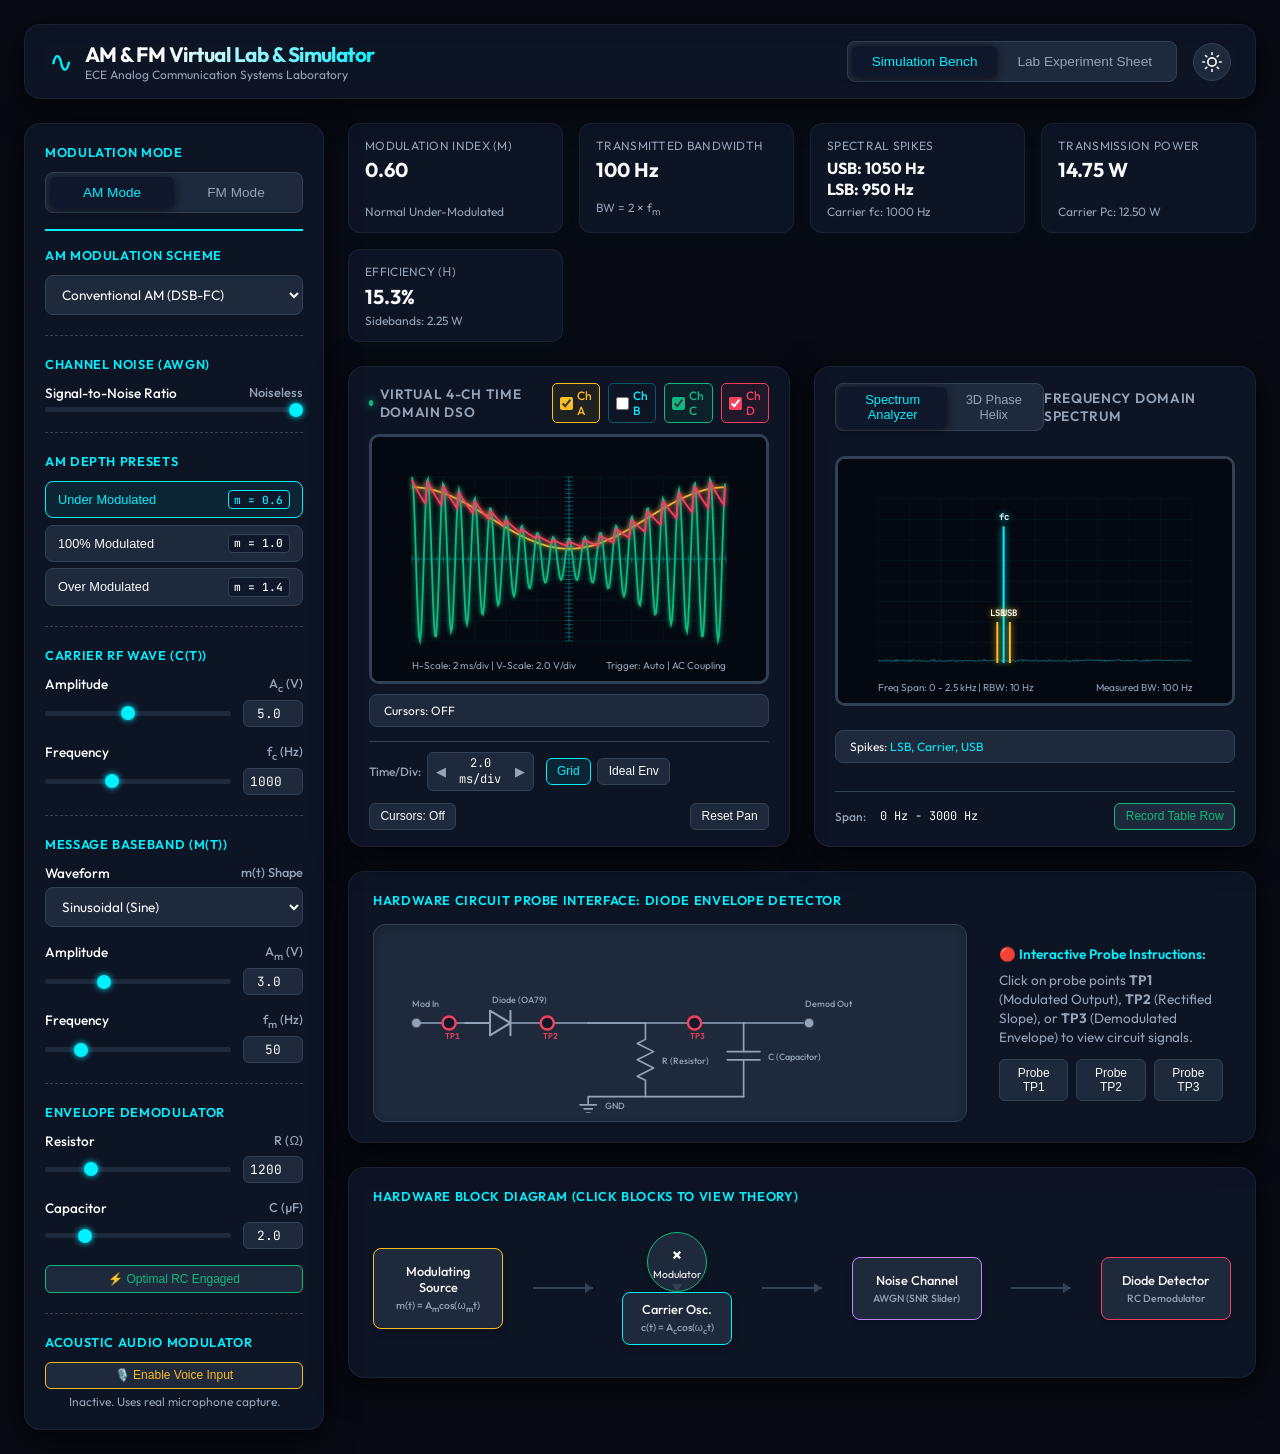
<file: index.html>
<!DOCTYPE html>
<html lang="en" data-theme="dark">
<head>
    <meta charset="UTF-8">
    <meta name="viewport" content="width=device-width, initial-scale=1.0">
    <meta name="description" content="Advanced Amplitude & Frequency Modulation (AM/FM) Virtual Lab and Simulator for Communication Engineering. Simulate AM, FM, DSB-SC, SSB, AWGN Noise, Bessel Spectrum Analyzer, 3D analytical helix, and voice modulation.">
    <title>Advanced AM & FM Virtual Lab & Simulator</title>
    <link rel="stylesheet" href="style.css">
</head>
<body>
    <div class="app-container">
        <!-- Header -->
        <header>
            <div class="brand">
                <div class="brand-icon">∿</div>
                <div class="brand-title">
                    <h1>AM & FM Virtual Lab & Simulator</h1>
                    <p>ECE Analog Communication Systems Laboratory</p>
                </div>
            </div>
            <div class="header-controls">
                <div class="tabs-navigation">
                    <button id="tab-bench" class="tab-btn active">Simulation Bench</button>
                    <button id="tab-lab" class="tab-btn">Lab Experiment Sheet</button>
                </div>
                <button id="theme-toggle" class="theme-switch-btn" aria-label="Toggle Theme" title="Toggle Theme">
                    <svg id="theme-sun" xmlns="http://www.w3.org/2000/svg" width="20" height="20" viewBox="0 0 24 24" fill="none" stroke="currentColor" stroke-width="2" stroke-linecap="round" stroke-linejoin="round"><circle cx="12" cy="12" r="5"></circle><line x1="12" y1="1" x2="12" y2="3"></line><line x1="12" y1="21" x2="12" y2="23"></line><line x1="4.22" y1="4.22" x2="5.64" y2="5.64"></line><line x1="18.36" y1="18.36" x2="19.78" y2="19.78"></line><line x1="1" y1="12" x2="3" y2="12"></line><line x1="21" y1="12" x2="23" y2="12"></line><line x1="4.22" y1="19.78" x2="5.64" y2="18.36"></line><line x1="18.36" y1="5.64" x2="19.78" y2="4.22"></line></svg>
                    <svg id="theme-moon" class="hidden" xmlns="http://www.w3.org/2000/svg" width="20" height="20" viewBox="0 0 24 24" fill="none" stroke="currentColor" stroke-width="2" stroke-linecap="round" stroke-linejoin="round"><path d="M21 12.79A9 9 0 1 1 11.21 3 7 7 0 0 0 21 12.79z"></path></svg>
                </button>
            </div>
        </header>

        <!-- Content Area -->
        <div class="dashboard-grid">
            <!-- Left Sidebar Controls -->
            <aside class="panel no-print">
                <!-- AM / FM Active Mode Selector -->
                <div class="panel-section" style="border-bottom: 2px solid var(--accent-cyan); padding-bottom: 1rem; margin-bottom: 1rem;">
                    <div class="panel-section-title">Modulation Mode</div>
                    <div class="tabs-navigation" style="width: 100%; display: flex;">
                        <button id="btn-mode-am" class="tab-btn active" style="flex: 1; text-align: center;">AM Mode</button>
                        <button id="btn-mode-fm" class="tab-btn" style="flex: 1; text-align: center;">FM Mode</button>
                    </div>
                </div>

                <!-- Modulation Scheme Selection (AM Only) -->
                <div class="panel-section" id="section-am-scheme">
                    <div class="panel-section-title">AM Modulation Scheme</div>
                    <div class="control-group">
                        <select id="select-modulation-scheme" class="custom-select">
                            <option value="am-fc">Conventional AM (DSB-FC)</option>
                            <option value="am-sc">Suppressed Carrier (DSB-SC)</option>
                            <option value="ssb-sc">Single Sideband (SSB-SC)</option>
                        </select>
                    </div>
                </div>

                <!-- Frequency Sensitivity Selection (FM Only, starts hidden) -->
                <div class="panel-section hidden" id="section-fm-sensitivity">
                    <div class="panel-section-title">FM Freq Sensitivity</div>
                    <div class="control-group">
                        <div class="control-label">
                            <span>Sensitivity</span>
                            <span class="symbol">k<sub>f</sub> (Hz/V)</span>
                        </div>
                        <div class="control-input-row">
                            <input type="range" id="slider-kf" min="10" max="100" step="5" value="50">
                            <input type="number" id="num-kf" min="10" max="100" step="5" value="50">
                        </div>
                    </div>
                </div>

                <!-- AWGN Channel Noise Section -->
                <div class="panel-section">
                    <div class="panel-section-title">Channel Noise (AWGN)</div>
                    <div class="control-group">
                        <div class="control-label">
                            <span>Signal-to-Noise Ratio</span>
                            <span class="symbol" id="lbl-snr-val">Noiseless</span>
                        </div>
                        <div class="control-input-row">
                            <input type="range" id="slider-snr" min="5" max="45" step="5" value="45">
                        </div>
                    </div>
                </div>

                <!-- Quick Bench Presets -->
                <div class="panel-section" id="section-am-presets">
                    <div class="panel-section-title">AM Depth Presets</div>
                    <div class="presets-grid">
                        <button class="preset-btn active" id="preset-under">
                            <span>Under Modulated</span>
                            <span class="badge">m = 0.6</span>
                        </button>
                        <button class="preset-btn" id="preset-critical">
                            <span>100% Modulated</span>
                            <span class="badge">m = 1.0</span>
                        </button>
                        <button class="preset-btn" id="preset-over">
                            <span>Over Modulated</span>
                            <span class="badge">m = 1.4</span>
                        </button>
                    </div>
                </div>

                <!-- Carrier Wave Controls -->
                <div class="panel-section">
                    <div class="panel-section-title">Carrier RF Wave (c(t))</div>
                    <div class="control-group">
                        <div class="control-label">
                            <span>Amplitude</span>
                            <span class="symbol">A<sub>c</sub> (V)</span>
                        </div>
                        <div class="control-input-row">
                            <input type="range" id="slider-ac" min="1" max="10" step="0.1" value="5.0">
                            <input type="number" id="num-ac" min="1" max="10" step="0.1" value="5.0">
                        </div>
                    </div>
                    <div class="control-group">
                        <div class="control-label">
                            <span>Frequency</span>
                            <span class="symbol">f<sub>c</sub> (Hz)</span>
                        </div>
                        <div class="control-input-row">
                            <input type="range" id="slider-fc" min="200" max="2500" step="10" value="1000">
                            <input type="number" id="num-fc" min="200" max="2500" step="10" value="1000">
                        </div>
                    </div>
                </div>

                <!-- Message Wave Controls -->
                <div class="panel-section">
                    <div class="panel-section-title">Message Baseband (m(t))</div>
                    
                    <div class="control-group">
                        <div class="control-label">
                            <span>Waveform</span>
                            <span class="symbol">m(t) Shape</span>
                        </div>
                        <div class="control-input-row">
                            <select id="select-message-shape" class="custom-select">
                                <option value="sine">Sinusoidal (Sine)</option>
                                <option value="rectangular">Rectangular Wave</option>
                                <option value="triangle">Triangle Wave</option>
                                <option value="square">Square Wave</option>
                            </select>
                        </div>
                    </div>

                    <!-- Rectangular Wave Duty Cycle Controls -->
                    <div class="control-group hidden" id="group-duty-cycle">
                        <div class="control-label">
                            <span>Duty Cycle</span>
                            <span class="symbol">D (%)</span>
                        </div>
                        <div class="control-input-row">
                            <input type="range" id="slider-duty" min="10" max="90" step="5" value="25">
                            <input type="number" id="num-duty" min="10" max="90" step="5" value="25">
                        </div>
                    </div>

                    <div class="control-group">
                        <div class="control-label">
                            <span>Amplitude</span>
                            <span class="symbol">A<sub>m</sub> (V)</span>
                        </div>
                        <div class="control-input-row">
                            <input type="range" id="slider-am" min="0" max="10" step="0.1" value="3.0">
                            <input type="number" id="num-am" min="0" max="10" step="0.1" value="3.0">
                        </div>
                    </div>
                    <div class="control-group">
                        <div class="control-label">
                            <span>Frequency</span>
                            <span class="symbol">f<sub>m</sub> (Hz)</span>
                        </div>
                        <div class="control-input-row">
                            <input type="range" id="slider-fm" min="10" max="250" step="5" value="50">
                            <input type="number" id="num-fm" min="10" max="250" step="5" value="50">
                        </div>
                    </div>
                </div>

                <!-- Demodulator Filter RC Controls -->
                <div class="panel-section">
                    <div class="panel-section-title" id="lbl-demod-section-title">Envelope Demodulator</div>
                    <div class="control-group">
                        <div class="control-label">
                            <span>Resistor</span>
                            <span class="symbol">R (Ω)</span>
                        </div>
                        <div class="control-input-row">
                            <input type="range" id="slider-r" min="100" max="5000" step="50" value="1200">
                            <input type="number" id="num-r" min="100" max="5000" step="50" value="1200">
                        </div>
                    </div>
                    <div class="control-group">
                        <div class="control-label">
                            <span>Capacitor</span>
                            <span class="symbol">C (µF)</span>
                        </div>
                        <div class="control-input-row">
                            <input type="range" id="slider-c" min="0.1" max="10" step="0.1" value="2.0">
                            <input type="number" id="num-c" min="0.1" max="10" step="0.1" value="2.0">
                        </div>
                    </div>
                    <button class="scope-btn" id="btn-optimal-rc" style="width: 100%; justify-content: center; margin-top: 0.25rem;">
                        ⚡ Calculate Optimal RC
                    </button>
                </div>

                <!-- Real Audio voice Modulation -->
                <div class="panel-section">
                    <div class="panel-section-title">Acoustic Audio Modulator</div>
                    <button class="scope-btn" id="btn-toggle-mic" style="width: 100%; justify-content: center; border-color: var(--accent-yellow); color: var(--accent-yellow);">
                        🎙️ Enable Voice Input
                    </button>
                    <div id="mic-status-text" style="font-size: 0.75rem; color: var(--text-secondary); margin-top: 0.35rem; text-align: center;">
                        Inactive. Uses real microphone capture.
                    </div>
                </div>
            </aside>

            <!-- Main Workspace Area -->
            <main class="main-content">
                <!-- VIEW 1: SIMULATION BENCH -->
                <div id="view-bench" class="main-display">
                    <!-- Calculations Cards Section -->
                    <section class="calculations-summary">
                        <div class="calc-card highlight" id="card-mod-index">
                            <div>
                                <div class="calc-card-title" id="lbl-mod-index-title">Modulation Index (m)</div>
                                <div class="calc-card-value" id="val-mod-index">0.60</div>
                            </div>
                            <div class="calc-card-sub" id="val-mod-percent">60.0% Modulation</div>
                        </div>
                        <div class="calc-card" id="card-bandwidth">
                            <div>
                                <div class="calc-card-title" id="lbl-bandwidth-title">Transmitted Bandwidth</div>
                                <div class="calc-card-value" id="val-bandwidth">100 Hz</div>
                            </div>
                            <div class="calc-card-sub" id="lbl-bandwidth-formula">BW = 2 &times; f<sub>m</sub></div>
                        </div>
                        <div class="calc-card" id="card-sidebands">
                            <div>
                                <div class="calc-card-title" id="lbl-sidebands-title">Spectral Spikes</div>
                                <div class="calc-card-value" style="font-size: 1rem; line-height: 1.3;" id="val-sidebands">
                                    USB: 1050 Hz<br>LSB: 950 Hz
                                </div>
                            </div>
                            <div class="calc-card-sub" id="lbl-carrier-sub">Carrier f<sub>c</sub>: 1000 Hz</div>
                        </div>
                        <div class="calc-card" id="card-power">
                            <div>
                                <div class="calc-card-title" id="lbl-power-title">Transmission Power</div>
                                <div class="calc-card-value" id="val-power">14.75 W</div>
                            </div>
                            <div class="calc-card-sub" id="val-power-pc">Carrier P<sub>c</sub>: 12.50 W</div>
                        </div>
                        <div class="calc-card" id="card-efficiency">
                            <div>
                                <div class="calc-card-title" id="lbl-efficiency-title">Efficiency (η)</div>
                                <div class="calc-card-value" id="val-efficiency">15.3%</div>
                            </div>
                            <div class="calc-card-sub" id="val-power-sidebands">SB Power: 2.25 W</div>
                        </div>
                    </section>

                    <!-- Dual-Monitor Display Setup (Time Domain & Frequency / 3D Analysis) -->
                    <div class="displays-dual-grid">
                        <!-- Monitor 1: Oscilloscope -->
                        <section class="oscilloscope-box">
                            <div class="scope-header">
                                <div class="scope-title">
                                    <div class="scope-status-light"></div>
                                    <span>Virtual 4-Ch Time Domain DSO</span>
                                </div>
                                <div class="channel-selectors">
                                    <label class="channel-check ch-msg active">
                                        <input type="checkbox" id="chk-ch-msg" checked> Ch A
                                    </label>
                                    <label class="channel-check ch-car">
                                        <input type="checkbox" id="chk-ch-car"> Ch B
                                    </label>
                                    <label class="channel-check ch-mod active">
                                        <input type="checkbox" id="chk-ch-mod" checked> Ch C
                                    </label>
                                    <label class="channel-check ch-env active">
                                        <input type="checkbox" id="chk-ch-env" checked> Ch D
                                    </label>
                                </div>
                            </div>

                            <div class="scope-screen-wrapper">
                                <canvas id="oscilloscope" class="scope-canvas"></canvas>
                            </div>

                            <div class="cursor-readings-bar">
                                <div>Cursors: <span id="lbl-cursor-status">OFF</span></div>
                                <div id="readout-y" class="hidden">Y1: <span id="val-cur-y1" class="cursor-reading-val">0.0V</span> | Y2: <span id="val-cur-y2" class="cursor-reading-val">0.0V</span> | ΔY: <span id="val-cur-dy" class="cursor-reading-val">0.0V</span></div>
                                <div id="readout-x" class="hidden">X1: <span id="val-cur-x1" class="cursor-reading-val">0.0ms</span> | X2: <span id="val-cur-x2" class="cursor-reading-val">0.0ms</span> | ΔX: <span id="val-cur-dx" class="cursor-reading-val">0.0ms</span> | 1/ΔX: <span id="val-cur-freq" class="cursor-reading-val">0Hz</span></div>
                            </div>

                            <div class="scope-controls-strip">
                                <div class="scope-control-unit">
                                    <span class="scope-control-label">Time/Div:</span>
                                    <div class="scope-knob-container">
                                        <button class="scope-knob-arrow" id="btn-tdiv-down">◀</button>
                                        <span class="scope-knob-val" id="lbl-tdiv">2.0 ms/div</span>
                                        <button class="scope-knob-arrow" id="btn-tdiv-up">▶</button>
                                    </div>
                                </div>
                                <div class="scope-control-unit">
                                    <button class="scope-btn active" id="btn-toggle-grid">Grid</button>
                                    <button class="scope-btn" id="btn-toggle-envelope">Ideal Env</button>
                                </div>
                                <div class="scope-control-unit">
                                    <button class="scope-btn" id="btn-cursor-type">Cursors: Off</button>
                                </div>
                                <div class="scope-control-unit" style="margin-left: auto;">
                                    <button class="scope-btn" id="btn-reset-pan">Reset Pan</button>
                                </div>
                            </div>
                        </section>

                        <!-- Monitor 2: Analysis (Spectrum & 3D Helix) -->
                        <section class="oscilloscope-box">
                            <div class="scope-header">
                                <div class="tabs-navigation" style="padding: 0.15rem;">
                                    <button id="btn-show-spectrum" class="tab-btn active" style="font-size: 0.8rem; padding: 0.35rem 0.8rem;">Spectrum Analyzer</button>
                                    <button id="btn-show-3d" class="tab-btn" style="font-size: 0.8rem; padding: 0.35rem 0.8rem;">3D Phase Helix</button>
                                </div>
                                <span class="scope-title" id="lbl-analysis-title">Frequency Domain spectrum</span>
                            </div>

                            <!-- Screen Container for Analysis -->
                            <div class="scope-screen-wrapper">
                                <!-- Spectrum Canvas -->
                                <canvas id="canvas-spectrum" class="scope-canvas"></canvas>
                                <!-- 3D Constellation Canvas (Hidden by default) -->
                                <canvas id="canvas-3d" class="scope-canvas hidden"></canvas>
                            </div>

                            <!-- Readout / Status information for Analysis -->
                            <div class="cursor-readings-bar" id="analysis-readout-bar">
                                <div id="spectrum-readouts">Spikes: <span style="color: var(--accent-cyan);" id="lbl-spike-list">LSB, Carrier, USB</span></div>
                                <div id="3d-readouts" class="hidden">Helix Rotation: <span style="color: var(--accent-purple);" id="lbl-3d-angle">Rotate to drag</span></div>
                            </div>

                            <!-- Analysis controls -->
                            <div class="scope-controls-strip">
                                <div id="spectrum-controls" class="scope-control-unit">
                                    <span class="scope-control-label">Span:</span>
                                    <span class="scope-knob-val" style="width: auto; padding: 0 0.5rem;" id="lbl-spec-span">0 Hz - 3000 Hz</span>
                                </div>
                                <div id="3d-controls" class="scope-control-unit hidden">
                                    <button class="scope-btn" id="btn-toggle-spin">Auto-Rotate: ON</button>
                                    <span class="scope-control-label" style="margin-left: 0.5rem;">Drag canvas to pivot manually</span>
                                </div>
                                <div style="margin-left: auto;">
                                    <button class="scope-btn" id="btn-record-obs" style="border-color: var(--accent-green); color: var(--accent-green);">Record Table Row</button>
                                </div>
                            </div>
                        </section>
                    </div>

                    <!-- Schematic Circuit Probe Mode -->
                    <section class="block-diagram-panel">
                        <div class="panel-section-title" id="lbl-circuit-diagram-title">Hardware Circuit Probe Interface: Diode Envelope Detector</div>
                        <div class="schematic-layout-grid">
                            <!-- Circuit Schematic SVG -->
                            <div class="schematic-svg-container">
                                <svg viewBox="0 0 700 220" class="schematic-svg" id="schematic-diagram">
                                    <!-- Input Node -->
                                    <circle cx="40" cy="110" r="6" class="circuit-node"></circle>
                                    <text x="35" y="90" class="circuit-text" id="lbl-schem-input">Mod In</text>
                                    <path d="M 40 110 L 100 110" class="circuit-wire"></path>

                                    <!-- Probe Point TP1 -->
                                    <circle cx="80" cy="110" r="8" class="probe-node" id="probe-tp1" title="Probe TP1: Modulated Output"></circle>
                                    <text x="75" y="130" class="probe-text">TP1</text>

                                    <!-- Diode / Differentiator representation -->
                                    <!-- We keep SVG standard and dynamically change labels if needed, or draw simple slope detector -->
                                    <path d="M 100 110 L 130 110 M 130 95 L 130 125 L 155 110 Z M 155 95 L 155 125" class="circuit-wire" style="stroke-width: 2.5;"></path>
                                    <text x="133" y="85" class="circuit-text" id="lbl-schem-diode">Diode (OA79)</text>
                                    <path d="M 155 110 L 250 110" class="circuit-wire"></path>

                                    <!-- Probe Point TP2 -->
                                    <circle cx="200" cy="110" r="8" class="probe-node" id="probe-tp2" title="Probe TP2: Rectified Wave"></circle>
                                    <text x="195" y="130" class="probe-text">TP2</text>

                                    <!-- Resistor R (Parallel) -->
                                    <path d="M 250 110 L 320 110" class="circuit-wire"></path>
                                    <path d="M 320 110 L 320 130 L 310 135 L 330 145 L 310 155 L 330 165 L 310 175 L 320 180 L 320 200" class="circuit-wire" style="stroke-width: 2;"></path>
                                    <text x="340" y="160" class="circuit-text">R (Resistor)</text>

                                    <!-- Capacitor C (Parallel) -->
                                    <path d="M 250 110 L 440 110" class="circuit-wire"></path>
                                    <path d="M 440 110 L 440 145 M 420 145 L 460 145 M 420 155 L 460 155 M 440 155 L 440 200" class="circuit-wire" style="stroke-width: 2;"></path>
                                    <text x="470" y="155" class="circuit-text">C (Capacitor)</text>

                                    <!-- Probe Point TP3 -->
                                    <circle cx="380" cy="110" r="8" class="probe-node" id="probe-tp3" title="Probe TP3: Output Envelope"></circle>
                                    <text x="375" y="130" class="probe-text">TP3</text>

                                    <!-- Output Node -->
                                    <path d="M 440 110 L 520 110" class="circuit-wire"></path>
                                    <circle cx="520" cy="110" r="6" class="circuit-node"></circle>
                                    <text x="515" y="90" class="circuit-text" id="lbl-schem-output">Demod Out</text>

                                    <!-- Ground wire -->
                                    <path d="M 320 200 L 440 200 M 320 200 L 250 200 L 250 210 M 240 210 L 260 210 M 245 215 L 255 215 M 248 220 L 252 220" class="circuit-wire"></path>
                                    <text x="270" y="215" class="circuit-text">GND</text>
                                </svg>
                            </div>

                            <!-- Probing Info -->
                            <div style="font-size: 0.85rem; padding: 0.5rem; display: flex; flex-direction: column; justify-content: center; gap: 0.5rem;">
                                <div style="font-weight: 600; color: var(--accent-cyan);">🔴 Interactive Probe Instructions:</div>
                                <p style="color: var(--text-secondary); line-height: 1.4; margin: 0;" id="lbl-probe-description">Click on probe points <strong>TP1</strong> (Modulated Output), <strong>TP2</strong> (Rectified Slope), or <strong>TP3</strong> (Demodulated Envelope) to view circuit signals.</p>
                                <div style="display: flex; gap: 0.5rem; margin-top: 0.25rem;">
                                    <button class="scope-btn" id="btn-probe-tp1">Probe TP1</button>
                                    <button class="scope-btn" id="btn-probe-tp2">Probe TP2</button>
                                    <button class="scope-btn" id="btn-probe-tp3">Probe TP3</button>
                                </div>
                            </div>
                        </div>
                    </section>

                    <!-- Interactive Hardware Block Diagram -->
                    <section class="block-diagram-panel">
                        <div class="panel-section-title">Hardware Block Diagram (Click blocks to view theory)</div>
                        <div class="diagram-container">
                            <div class="diagram-block clickable-block" data-block="msg-source" style="border-color: var(--accent-yellow);">
                                Modulating Source
                                <span class="sub-label">m(t) = A<sub>m</sub>cos(ω<sub>m</sub>t)</span>
                            </div>
                            <div class="diagram-arrow">
                                <div class="diagram-arrow-glowing" style="animation-delay: 0s;"></div>
                            </div>
                            <div class="vertical-path-container">
                                <div class="diagram-block mixer clickable-block" data-block="modulator" style="border-color: var(--accent-green);">
                                    ×
                                    <span style="font-size: 0.65rem; font-weight: normal; margin-top: 2px;" id="lbl-block-modulator">Modulator</span>
                                </div>
                                <div class="diagram-arrow arrow-vertical">
                                    <div class="diagram-arrow-glowing" style="animation-delay: 0.5s;"></div>
                                </div>
                                <div class="diagram-block clickable-block" data-block="carrier-osc" style="border-color: var(--accent-cyan); width: 110px; padding: 0.5rem;">
                                    Carrier Osc.
                                    <span class="sub-label">c(t) = A<sub>c</sub>cos(ω<sub>c</sub>t)</span>
                                </div>
                            </div>
                            <div class="diagram-arrow">
                                <div class="diagram-arrow-glowing" style="animation-delay: 1s;"></div>
                            </div>
                            <div class="diagram-block clickable-block" data-block="channel" style="border-color: var(--accent-purple);">
                                Noise Channel
                                <span class="sub-label">AWGN (SNR Slider)</span>
                            </div>
                            <div class="diagram-arrow">
                                <div class="diagram-arrow-glowing" style="animation-delay: 1.5s;"></div>
                            </div>
                            <div class="diagram-block clickable-block" data-block="demodulator" style="border-color: var(--accent-magenta);">
                                Diode Detector
                                <span class="sub-label" id="lbl-block-demodulator">RC Demodulator</span>
                            </div>
                        </div>
                    </section>
                </div>

                <!-- VIEW 2: LAB EXPERIMENT SHEET -->
                <div id="view-lab" class="lab-container hidden">
                    <!-- Object, Theory, Procedure -->
                    <article class="lab-section-card">
                        <div style="display: flex; justify-content: space-between; align-items: center; border-bottom: 1px solid var(--border-color); padding-bottom: 0.5rem; margin-bottom: 1rem;">
                            <h2 style="border: none; margin: 0;">🧪 Experiment 1: Amplitude and Frequency Modulation/Demodulation</h2>
                            <button class="scope-btn no-print" id="btn-print-report" style="border-color: var(--accent-cyan); color: var(--accent-cyan);">📥 Export Lab Report (PDF)</button>
                        </div>
                        
                        <h3>1. Objective</h3>
                        <p>To study and simulate Amplitude Modulation (Conventional AM, DSB-SC, SSB-SC) and Frequency Modulation (FM). To observe their time-domain waveforms, calculate parameters (modulation index $m$, frequency deviation $\Delta f$, modulation index $\beta$), analyze their frequency spectra, introduce channel noise, and perform envelope detection (including FM slope detection) to retrieve baseband messages.</p>

                        <h3>2. Technical Reference & Equations</h3>
                        <p><strong>A. Amplitude Modulation:</strong></p>
                        <ul>
                            <li><strong>Conventional AM (DSB-FC)</strong>: The envelope tracks $m(t)$ directly.
                                <span class="math-formula">s<sub>AM</sub>(t) = [A<sub>c</sub> + A<sub>m</sub> cos(2π f<sub>m</sub> t)] cos(2π f<sub>c</sub> t)</span>
                            </li>
                            <li><strong>Double Sideband Suppressed Carrier (DSB-SC)</strong>: Suppresses carrier power.
                                <span class="math-formula">s<sub>DSB</sub>(t) = A<sub>m</sub> A<sub>c</sub> cos(2π f<sub>m</sub> t) cos(2π f<sub>c</sub> t)</span>
                            </li>
                            <li><strong>Single Sideband (SSB-SC)</strong>: Suppresses carrier and one sideband, saving 50% bandwidth and power.
                                <span class="math-formula">s<sub>SSB</sub>(t) = (A<sub>c</sub>A<sub>m</sub> / 2) cos(2π(f<sub>c</sub> + f<sub>m</sub>)t)</span>
                            </li>
                        </ul>

                        <p><strong>B. Frequency Modulation (FM):</strong></p>
                        <p>In FM, the instantaneous frequency varies linearly with the message signal. The mathematical expression is:</p>
                        <span class="math-formula">s<sub>FM</sub>(t) = A<sub>c</sub> cos(2π f<sub>c</sub> t + β sin(2π f<sub>m</sub> t))</span>
                        <p>Where the **Modulation Index (β)** and **Frequency Deviation (Δf)** are:</p>
                        <span class="math-formula">β = Δf / f<sub>m</sub> &nbsp;&nbsp;&nbsp; where &nbsp; Δf = k<sub>f</sub> &times; A<sub>m</sub></span>
                        <p>By **Carson's Rule**, the bandwidth is approximated by:</p>
                        <span class="math-formula">BW = 2 (Δf + f<sub>m</sub>) = 2 f<sub>m</sub> (β + 1)</span>
                        <p>In FM, the total transmitted power is always constant and equal to the unmodulated carrier power: <strong>P<sub>t</sub> = A<sub>c</sub><sup>2</sup> / 2</strong>.</p>

                        <p><strong>C. Demodulation Details:</strong></p>
                        <ul>
                            <li>AM uses a simple diode rectifier followed by parallel RC low-pass filter: <strong>RC ≤ √ (1 - m<sup>2</sup>) / (m · 2π f<sub>m</sub>)</strong>.</li>
                            <li>FM utilizes a **Slope Detector** (a differentiator circuit that converts FM frequency deviations into AM envelope changes), followed by the diode envelope detector.</li>
                        </ul>

                        <h3>3. Laboratory Steps</h3>
                        <ol>
                            <li>Set mode to <strong>AM Mode</strong>. Select the <strong>Under Modulation</strong> preset. Measure modulation index and log the parameters.</li>
                            <li>Switch the mode to <strong>FM Mode</strong>. Vary the Message Amplitude $A_m$ and Frequency Sensitivity $k_f$. Notice how the carrier wave compresses (higher frequency) during positive peaks of the modulating signal and expands (lower frequency) during negative peaks.</li>
                            <li>Observe the FM spectrum analyzer. As you increase the modulation index $\beta$, notice that multiple sideband spikes appear spaced by $f_m$, and the carrier spike at $f_c$ shrinks. Find the value of $\beta$ where the carrier spike first disappears (at $\beta \approx 2.40$).</li>
                            <li>Check the 3D analytical helix visualizer in FM mode. Notice that the helix radius is constant ($A_c$), but the spacing of the turns changes dynamically.</li>
                            <li>Click <strong>Export Lab Report (PDF)</strong> to download your lab report.</li>
                        </ol>
                    </article>

                    <!-- Interactive Observation Table -->
                    <section class="lab-section-card">
                        <h2>📊 Laboratory Observation Table</h2>
                        <p class="no-print">Use the buttons on the Simulation Bench to record live parameters. Data in this table will be formatted directly into your final printout report.</p>
                        
                        <div class="obs-table-container">
                            <table class="obs-table" id="table-observations">
                                <thead>
                                    <tr>
                                        <th>S.No.</th>
                                        <th>Mode</th>
                                        <th>Type</th>
                                        <th>Ac (V)</th>
                                        <th>Am (V)</th>
                                        <th>Mod. Index (m/β)</th>
                                        <th>fc (Hz)</th>
                                        <th>fm (Hz)</th>
                                        <th>SNR (dB)</th>
                                        <th>Total Power (W)</th>
                                        <th>Demod Status</th>
                                    </tr>
                                </thead>
                                <tbody>
                                    <!-- Dynamic rows loaded here -->
                                </tbody>
                            </table>
                        </div>

                        <div class="obs-controls no-print">
                            <button class="scope-btn" id="btn-clear-table">🗑️ Clear Table</button>
                            <button class="scope-btn" id="btn-export-csv" style="border-color: var(--accent-cyan); color: var(--accent-cyan);">📥 Export to CSV</button>
                        </div>
                    </section>

                    <!-- Viva Voce Quiz Section -->
                    <section class="lab-section-card no-print">
                        <h2>🧠 Viva Voce & Concept Review</h2>
                        <p>Complete this conceptual assessment to verify your laboratory comprehension. Correct selections yield explanations.</p>
                        
                        <form id="quiz-form">
                            <!-- Q1 -->
                            <div class="quiz-question-box">
                                <div class="quiz-question-text">1. Why does an envelope detector fail to demodulate a DSB-SC signal correctly?</div>
                                <div class="quiz-options">
                                    <label class="quiz-option-label" data-q="1" data-opt="a">
                                        <input type="radio" name="q1" value="a"> (a) The bandwidth is too narrow.
                                    </label>
                                    <label class="quiz-option-label" data-q="1" data-opt="b">
                                        <input type="radio" name="q1" value="b"> (b) The envelope of DSB-SC does not follow the message due to phase reversals at zero-crossings.
                                    </label>
                                    <label class="quiz-option-label" data-q="1" data-opt="c">
                                        <input type="radio" name="q1" value="c"> (c) The carrier frequency is too high.
                                    </label>
                                    <label class="quiz-option-label" data-q="1" data-opt="d">
                                        <input type="radio" name="q1" value="d"> (d) The signal power is too low to turn on the diode.
                                    </label>
                                </div>
                                <div class="quiz-feedback" id="feedback-q1"></div>
                            </div>

                            <!-- Q2 -->
                            <div class="quiz-question-box">
                                <div class="quiz-question-text">2. According to Carson's Rule, what is the approximate bandwidth (BW) of an FM signal with modulation index &beta; and message frequency f<sub>m</sub>?</div>
                                <div class="quiz-options">
                                    <label class="quiz-option-label" data-q="2" data-opt="a">
                                        <input type="radio" name="q2" value="a"> (a) 2 &times; f<sub>m</sub>
                                    </label>
                                    <label class="quiz-option-label" data-q="2" data-opt="b">
                                        <input type="radio" name="q2" value="b"> (b) 2 &times; f<sub>m</sub> &times; (&beta; + 1)
                                    </label>
                                    <label class="quiz-option-label" data-q="2" data-opt="c">
                                        <input type="radio" name="q2" value="c"> (c) &beta; &times; f<sub>m</sub>
                                    </label>
                                    <label class="quiz-option-label" data-q="2" data-opt="d">
                                        <input type="radio" name="q2" value="d"> (d) 2 &times; &Delta;f
                                    </label>
                                </div>
                                <div class="quiz-feedback" id="feedback-q2"></div>
                            </div>

                            <!-- Q3 -->
                            <div class="quiz-question-box">
                                <div class="quiz-question-text">3. What bandwidth is saved by transmitting SSB-SC compared to conventional DSB-FC AM?</div>
                                <div class="quiz-options">
                                    <label class="quiz-option-label" data-q="3" data-opt="a">
                                        <input type="radio" name="q3" value="a"> (a) 25% bandwidth saved.
                                    </label>
                                    <label class="quiz-option-label" data-q="3" data-opt="b">
                                        <input type="radio" name="q3" value="b"> (b) 50% bandwidth saved (requires only f<sub>m</sub> instead of 2 &times; f<sub>m</sub>).
                                    </label>
                                    <label class="quiz-option-label" data-q="3" data-opt="c">
                                        <input type="radio" name="q3" value="c"> (c) 75% bandwidth saved.
                                    </label>
                                    <label class="quiz-option-label" data-q="3" data-opt="d">
                                        <input type="radio" name="q3" value="d"> (d) No bandwidth is saved; only power is saved.
                                    </label>
                                </div>
                                <div class="quiz-feedback" id="feedback-q3"></div>
                            </div>

                            <!-- Q4 -->
                            <div class="quiz-question-box">
                                <div class="quiz-question-text">4. How does the total transmitted power of an FM signal change when the modulation index (&beta;) increases from 0.5 to 3.0?</div>
                                <div class="quiz-options">
                                    <label class="quiz-option-label" data-q="4" data-opt="a">
                                        <input type="radio" name="q4" value="a"> (a) It increases quadratically because sideband power increases.
                                    </label>
                                    <label class="quiz-option-label" data-q="4" data-opt="b">
                                        <input type="radio" name="q4" value="b"> (b) It remains completely constant (P<sub>t</sub> = A<sub>c</sub><sup>2</sup> / 2).
                                    </label>
                                    <label class="quiz-option-label" data-q="4" data-opt="c">
                                        <input type="radio" name="q4" value="c"> (c) It decreases because carrier energy is suppressed.
                                    </label>
                                    <label class="quiz-option-label" data-q="4" data-opt="d">
                                        <input type="radio" name="q4" value="d"> (d) It drops to zero when the carrier spike disappears.
                                    </label>
                                </div>
                                <div class="quiz-feedback" id="feedback-q4"></div>
                            </div>

                            <!-- Q5 -->
                            <div class="quiz-question-box">
                                <div class="quiz-question-text">5. In FM demodulation, what is the role of the differentiator circuit inside a Slope Detector?</div>
                                <div class="quiz-options">
                                    <label class="quiz-option-label" data-q="5" data-opt="a">
                                        <input type="radio" name="q5" value="a"> (a) To convert frequency deviations into proportional amplitude variations (AM).
                                    </label>
                                    <label class="quiz-option-label" data-q="5" data-opt="b">
                                        <input type="radio" name="q5" value="b"> (b) To filter out Gaussian noise spikes.
                                    </label>
                                    <label class="quiz-option-label" data-q="5" data-opt="c">
                                        <input type="radio" name="q5" value="c"> (c) To shift the carrier frequency to zero.
                                    </label>
                                    <label class="quiz-option-label" data-q="5" data-opt="d">
                                        <input type="radio" name="q5" value="d"> (d) To integrate the baseband signal.
                                    </label>
                                </div>
                                <div class="quiz-feedback" id="feedback-q5"></div>
                            </div>

                            <button type="button" class="scope-btn" id="btn-submit-quiz" style="width: 100%; justify-content: center; padding: 0.75rem;">
                                Submit Assessment Answers
                            </button>
                        </form>

                        <div class="quiz-score-card" id="quiz-score-card">
                            <div>Your Viva Assessment Score:</div>
                            <div class="quiz-score-num" id="quiz-score-num">0 / 5</div>
                            <div id="quiz-score-summary">Review the feedback below and try again.</div>
                        </div>
                    </section>
                </div>
            </main>
        </div>
    </div>

    <!-- Modals for block explanations -->
    <div id="block-modal" class="modal-overlay hidden no-print">
        <div class="modal-content">
            <div class="modal-header">
                <h3 id="modal-title">Block Details</h3>
                <button class="close-modal-btn" id="btn-close-modal">&times;</button>
            </div>
            <div class="modal-body" id="modal-body-content">
                <!-- Dynamic block info here -->
            </div>
        </div>
    </div>

    <!-- Core Script -->
    <script src="app.js"></script>
</body>
</html>
</file>
<file: style.css>
@import url('https://fonts.googleapis.com/css2?family=Outfit:wght@300;400;500;600;700&family=JetBrains+Mono:wght@400;500;700&display=swap');

:root {
    --theme-transition: background-color 0.3s ease, color 0.3s ease, border-color 0.3s ease, box-shadow 0.3s ease;
}

/* Dark Theme Variables (Default) */
[data-theme="dark"] {
    --bg-primary: #070a12;
    --bg-secondary: #0f172a;
    --bg-tertiary: #1e293b;
    --border-color: #334155;
    --text-primary: #f8fafc;
    --text-secondary: #94a3b8;
    --accent-cyan: #00f0ff;
    --accent-green: #10b981;
    --accent-yellow: #fbbf24;
    --accent-magenta: #f43f5e;
    --accent-purple: #c084fc;
    --shadow-color: rgba(0, 0, 0, 0.6);
    --glass-bg: rgba(15, 23, 42, 0.8);
    --glass-border: rgba(255, 255, 255, 0.06);
    --scope-bg: #030712;
    --scope-grid: rgba(0, 240, 255, 0.1);
    --scope-glow: rgba(0, 240, 255, 0.12);
    --card-glow: 0 4px 20px 0 rgba(0, 240, 255, 0.03);
}

/* Light Theme Variables */
[data-theme="light"] {
    --bg-primary: #f1f5f9;
    --bg-secondary: #ffffff;
    --bg-tertiary: #e2e8f0;
    --border-color: #cbd5e1;
    --text-primary: #0f172a;
    --text-secondary: #64748b;
    --accent-cyan: #0891b2;
    --accent-green: #059669;
    --accent-yellow: #d97706;
    --accent-magenta: #e11d48;
    --accent-purple: #7c3aed;
    --shadow-color: rgba(148, 163, 184, 0.12);
    --glass-bg: rgba(255, 255, 255, 0.9);
    --glass-border: rgba(15, 23, 42, 0.06);
    --scope-bg: #090f1a;
    --scope-grid: rgba(255, 255, 255, 0.08);
    --scope-glow: rgba(0, 240, 255, 0.03);
    --card-glow: 0 4px 20px 0 rgba(0, 0, 0, 0.04);
}

* {
    margin: 0;
    padding: 0;
    box-sizing: border-box;
}

body {
    font-family: 'Outfit', -apple-system, BlinkMacSystemFont, "Segoe UI", Roboto, Helvetica, Arial, sans-serif;
    background-color: var(--bg-primary);
    color: var(--text-primary);
    transition: var(--theme-transition);
    overflow-x: hidden;
    min-height: 100vh;
}

/* Typography styles */
h1, h2, h3, h4, h5, h6 {
    font-weight: 600;
    letter-spacing: -0.025em;
    line-height: 1.25;
}

code, pre, .mono-val {
    font-family: 'JetBrains Mono', Courier New, monospace;
}

.app-container {
    max-width: 1600px;
    margin: 0 auto;
    padding: 1.5rem;
}

/* Header Styles */
header {
    display: flex;
    justify-content: space-between;
    align-items: center;
    padding: 1rem 1.5rem;
    background: var(--glass-bg);
    backdrop-filter: blur(12px);
    border: 1px solid var(--glass-border);
    border-radius: 16px;
    margin-bottom: 1.5rem;
    box-shadow: 0 8px 32px 0 var(--shadow-color);
    transition: var(--theme-transition);
}

.brand {
    display: flex;
    align-items: center;
    gap: 0.75rem;
}

.brand-icon {
    font-size: 1.8rem;
    color: var(--accent-cyan);
    animation: wavePulse 3s infinite ease-in-out;
}

.brand-title h1 {
    font-size: 1.3rem;
    font-weight: 700;
    background: linear-gradient(135deg, var(--text-primary) 30%, var(--accent-cyan));
    -webkit-background-clip: text;
    -webkit-text-fill-color: transparent;
}

.brand-title p {
    font-size: 0.75rem;
    color: var(--text-secondary);
}

.header-controls {
    display: flex;
    align-items: center;
    gap: 1rem;
}

/* Tab buttons */
.tabs-navigation {
    display: flex;
    background: var(--bg-tertiary);
    padding: 0.25rem;
    border-radius: 8px;
    border: 1px solid var(--border-color);
}

.tab-btn {
    background: transparent;
    border: none;
    color: var(--text-secondary);
    padding: 0.5rem 1.25rem;
    font-size: 0.85rem;
    font-weight: 500;
    border-radius: 6px;
    cursor: pointer;
    transition: all 0.2s ease;
}

.tab-btn:hover {
    color: var(--text-primary);
}

.tab-btn.active {
    background: var(--bg-secondary);
    color: var(--accent-cyan);
    box-shadow: 0 2px 8px var(--shadow-color);
}

.theme-switch-btn {
    background: var(--bg-tertiary);
    border: 1px solid var(--border-color);
    color: var(--text-primary);
    width: 38px;
    height: 38px;
    border-radius: 50%;
    cursor: pointer;
    display: flex;
    justify-content: center;
    align-items: center;
    transition: all 0.2s ease;
}

.theme-switch-btn:hover {
    color: var(--accent-cyan);
    border-color: var(--accent-cyan);
}

/* Grid Layout */
.dashboard-grid {
    display: grid;
    grid-template-columns: 300px 1fr;
    gap: 1.5rem;
    align-items: start;
}

@media (max-width: 1200px) {
    .dashboard-grid {
        grid-template-columns: 1fr;
    }
}

/* Sidebar / Controls Panel */
.panel {
    background: var(--glass-bg);
    border: 1px solid var(--glass-border);
    border-radius: 16px;
    padding: 1.25rem;
    box-shadow: 0 8px 32px 0 var(--shadow-color);
    transition: var(--theme-transition);
}

.panel-title {
    font-size: 1rem;
    margin-bottom: 1.25rem;
    padding-bottom: 0.5rem;
    border-bottom: 1px solid var(--border-color);
    display: flex;
    justify-content: space-between;
    align-items: center;
}

.panel-section {
    margin-bottom: 1.25rem;
    padding-bottom: 1.25rem;
    border-bottom: 1px dashed var(--border-color);
}

.panel-section:last-child {
    margin-bottom: 0;
    padding-bottom: 0;
    border-bottom: none;
}

.panel-section-title {
    font-size: 0.8rem;
    font-weight: 600;
    text-transform: uppercase;
    letter-spacing: 0.05em;
    color: var(--accent-cyan);
    margin-bottom: 0.75rem;
}

/* Custom Select Dropdown */
.custom-select {
    width: 100%;
    background: var(--bg-tertiary);
    border: 1px solid var(--border-color);
    color: var(--text-primary);
    padding: 0.55rem 0.75rem;
    border-radius: 8px;
    font-family: inherit;
    font-size: 0.85rem;
    outline: none;
    cursor: pointer;
    transition: border-color 0.2s ease;
}

.custom-select:focus {
    border-color: var(--accent-cyan);
}

/* Slider Controls */
.control-group {
    margin-bottom: 1rem;
}

.control-group:last-child {
    margin-bottom: 0;
}

.control-label {
    display: flex;
    justify-content: space-between;
    font-size: 0.85rem;
    margin-bottom: 0.35rem;
    font-weight: 500;
}

.control-label span.symbol {
    color: var(--text-secondary);
    font-size: 0.8rem;
}

.control-input-row {
    display: flex;
    align-items: center;
    gap: 0.75rem;
}

.control-input-row input[type="range"] {
    flex: 1;
    -webkit-appearance: none;
    appearance: none;
    height: 5px;
    border-radius: 3px;
    background: var(--bg-tertiary);
    outline: none;
}

.control-input-row input[type="range"]::-webkit-slider-thumb {
    -webkit-appearance: none;
    appearance: none;
    width: 14px;
    height: 14px;
    border-radius: 50%;
    background: var(--accent-cyan);
    cursor: pointer;
    box-shadow: 0 0 6px var(--accent-cyan);
    transition: transform 0.1s ease;
}

.control-input-row input[type="range"]::-webkit-slider-thumb:hover {
    transform: scale(1.2);
}

.control-input-row input[type="range"]::-moz-range-thumb {
    width: 14px;
    height: 14px;
    border: none;
    border-radius: 50%;
    background: var(--accent-cyan);
    cursor: pointer;
    box-shadow: 0 0 6px var(--accent-cyan);
    transition: transform 0.1s ease;
}

.control-input-row input[type="number"] {
    width: 60px;
    background: var(--bg-tertiary);
    border: 1px solid var(--border-color);
    color: var(--text-primary);
    padding: 0.25rem 0.4rem;
    border-radius: 6px;
    font-family: 'JetBrains Mono', monospace;
    font-size: 0.8rem;
    text-align: right;
    outline: none;
}

.control-input-row input[type="number"]:focus {
    border-color: var(--accent-cyan);
}

/* Preset Buttons */
.presets-grid {
    display: grid;
    grid-template-columns: 1fr;
    gap: 0.4rem;
}

.preset-btn {
    background: var(--bg-tertiary);
    border: 1px solid var(--border-color);
    color: var(--text-primary);
    padding: 0.5rem 0.75rem;
    border-radius: 8px;
    cursor: pointer;
    font-size: 0.8rem;
    font-weight: 500;
    transition: all 0.2s ease;
    text-align: left;
    display: flex;
    justify-content: space-between;
    align-items: center;
}

.preset-btn:hover {
    border-color: var(--accent-cyan);
}

.preset-btn.active {
    background: rgba(0, 240, 255, 0.08);
    border-color: var(--accent-cyan);
    color: var(--accent-cyan);
}

.preset-btn span.badge {
    background: var(--bg-secondary);
    font-family: 'JetBrains Mono', monospace;
    font-size: 0.7rem;
    padding: 0.1rem 0.35rem;
    border-radius: 4px;
    border: 1px solid var(--border-color);
}

.preset-btn.active span.badge {
    border-color: var(--accent-cyan);
}

/* Calculations Summary Panel */
.calculations-summary {
    display: grid;
    grid-template-columns: repeat(auto-fit, minmax(180px, 1fr));
    gap: 1rem;
    margin-bottom: 1.5rem;
}

.calc-card {
    background: var(--glass-bg);
    border: 1px solid var(--glass-border);
    border-radius: 12px;
    padding: 0.85rem 1rem;
    box-shadow: var(--card-glow);
    display: flex;
    flex-direction: column;
    justify-content: space-between;
    transition: var(--theme-transition);
}

.calc-card-title {
    font-size: 0.75rem;
    color: var(--text-secondary);
    margin-bottom: 0.35rem;
    text-transform: uppercase;
    letter-spacing: 0.025em;
}

.calc-card-value {
    font-size: 1.25rem;
    font-weight: 700;
    color: var(--text-primary);
    line-height: 1.2;
}

.calc-card-sub {
    font-size: 0.75rem;
    color: var(--text-secondary);
    margin-top: 0.25rem;
}

.calc-card.highlight {
    border-color: var(--accent-cyan);
}

.calc-card.warning {
    border-color: var(--accent-magenta);
}

.calc-card.warning .calc-card-value {
    color: var(--accent-magenta);
}

/* Displays Grid Setup (Dual Screens) */
.displays-dual-grid {
    display: grid;
    grid-template-columns: 1fr 1fr;
    gap: 1.5rem;
    margin-bottom: 1.5rem;
}

@media (max-width: 1000px) {
    .displays-dual-grid {
        grid-template-columns: 1fr;
    }
}

/* CRT Oscilloscope Monitor */
.oscilloscope-box {
    background: var(--glass-bg);
    border: 1px solid var(--glass-border);
    border-radius: 16px;
    padding: 1rem 1.25rem;
    box-shadow: 0 8px 32px 0 var(--shadow-color);
    transition: var(--theme-transition);
    display: flex;
    flex-direction: column;
    justify-content: space-between;
}

.scope-header {
    display: flex;
    justify-content: space-between;
    align-items: center;
    margin-bottom: 0.65rem;
}

.scope-title {
    display: flex;
    align-items: center;
    gap: 0.4rem;
    font-size: 0.85rem;
    font-weight: 600;
    color: var(--text-secondary);
    text-transform: uppercase;
    letter-spacing: 0.05em;
}

.scope-status-light {
    width: 6px;
    height: 6px;
    background-color: var(--accent-green);
    border-radius: 50%;
    box-shadow: 0 0 8px var(--accent-green);
    animation: blink 2s infinite ease-in-out;
}

.scope-screen-wrapper {
    position: relative;
    width: 100%;
    aspect-ratio: 16/10;
    background-color: var(--scope-bg);
    border-radius: 10px;
    border: 3.5px solid var(--border-color);
    overflow: hidden;
    box-shadow: inset 0 0 16px rgba(0, 0, 0, 0.85);
}

.scope-canvas {
    display: block;
    width: 100%;
    height: 100%;
    cursor: crosshair;
}

/* Scope Controls */
.scope-controls-strip {
    display: flex;
    flex-wrap: wrap;
    align-items: center;
    gap: 0.75rem;
    margin-top: 0.85rem;
    padding-top: 0.65rem;
    border-top: 1px solid var(--border-color);
}

.scope-control-unit {
    display: flex;
    align-items: center;
    gap: 0.4rem;
}

.scope-control-label {
    font-size: 0.75rem;
    font-weight: 500;
    color: var(--text-secondary);
}

.scope-btn {
    background: var(--bg-tertiary);
    border: 1px solid var(--border-color);
    color: var(--text-primary);
    padding: 0.35rem 0.65rem;
    font-size: 0.75rem;
    border-radius: 6px;
    cursor: pointer;
    font-weight: 500;
    transition: all 0.2s ease;
    display: flex;
    align-items: center;
    gap: 0.2rem;
}

.scope-btn:hover {
    border-color: var(--accent-cyan);
    color: var(--accent-cyan);
}

.scope-btn.active {
    background: rgba(0, 240, 255, 0.08);
    border-color: var(--accent-cyan);
    color: var(--accent-cyan);
}

.scope-knob-container {
    display: flex;
    align-items: center;
    background: var(--bg-tertiary);
    border: 1px solid var(--border-color);
    border-radius: 6px;
    padding: 0.15rem 0.4rem;
}

.scope-knob-val {
    font-family: 'JetBrains Mono', monospace;
    font-size: 0.75rem;
    width: 65px;
    text-align: center;
}

.scope-knob-arrow {
    background: none;
    border: none;
    color: var(--text-secondary);
    cursor: pointer;
    font-size: 0.8rem;
    padding: 0.1rem;
    display: flex;
    align-items: center;
}

.scope-knob-arrow:hover {
    color: var(--accent-cyan);
}

/* Channel Selectors */
.channel-selectors {
    display: flex;
    gap: 0.5rem;
}

.channel-check {
    display: flex;
    align-items: center;
    gap: 0.25rem;
    font-size: 0.75rem;
    font-weight: 500;
    cursor: pointer;
    padding: 0.25rem 0.45rem;
    border-radius: 5px;
    border: 1px solid var(--border-color);
    transition: all 0.2s ease;
}

.channel-check input {
    accent-color: var(--accent-cyan);
    cursor: pointer;
}

.channel-check.ch-msg { border-color: rgba(251, 191, 36, 0.3); color: var(--accent-yellow); }
.channel-check.ch-msg input { accent-color: var(--accent-yellow); }
.channel-check.ch-msg.active { background: rgba(251, 191, 36, 0.08); border-color: var(--accent-yellow); }

.channel-check.ch-car { border-color: rgba(0, 240, 255, 0.3); color: var(--accent-cyan); }
.channel-check.ch-car input { accent-color: var(--accent-cyan); }
.channel-check.ch-car.active { background: rgba(0, 240, 255, 0.08); border-color: var(--accent-cyan); }

.channel-check.ch-mod { border-color: rgba(16, 185, 129, 0.3); color: var(--accent-green); }
.channel-check.ch-mod input { accent-color: var(--accent-green); }
.channel-check.ch-mod.active { background: rgba(16, 185, 129, 0.08); border-color: var(--accent-green); }

.channel-check.ch-env { border-color: rgba(244, 63, 94, 0.3); color: var(--accent-magenta); }
.channel-check.ch-env input { accent-color: var(--accent-magenta); }
.channel-check.ch-env.active { background: rgba(244, 63, 94, 0.08); border-color: var(--accent-magenta); }

/* Readings Bar */
.cursor-readings-bar {
    display: flex;
    justify-content: flex-start;
    gap: 1.25rem;
    flex-wrap: wrap;
    background: var(--bg-tertiary);
    border: 1px solid var(--border-color);
    padding: 0.5rem 0.85rem;
    border-radius: 8px;
    margin-top: 0.65rem;
    font-size: 0.75rem;
}

.cursor-reading-val {
    font-family: 'JetBrains Mono', monospace;
    color: var(--accent-cyan);
}

/* Schematic Probe Layout */
.schematic-layout-grid {
    display: grid;
    grid-template-columns: 1fr 240px;
    gap: 1.5rem;
    margin-top: 1rem;
    align-items: center;
}

@media (max-width: 800px) {
    .schematic-layout-grid {
        grid-template-columns: 1fr;
    }
}

.schematic-svg-container {
    background: var(--bg-tertiary);
    border: 1px solid var(--border-color);
    border-radius: 12px;
    padding: 0.5rem;
    display: flex;
    justify-content: center;
    box-shadow: inset 0 2px 10px rgba(0, 0, 0, 0.2);
}

.schematic-svg {
    width: 100%;
    max-height: 180px;
}

/* Circuit elements style */
.circuit-node {
    fill: var(--text-secondary);
    stroke: var(--border-color);
    stroke-width: 1.5;
}

.circuit-wire {
    stroke: var(--text-secondary);
    stroke-width: 2.0;
    fill: none;
    stroke-linecap: round;
    stroke-linejoin: round;
}

.circuit-text {
    fill: var(--text-secondary);
    font-size: 11px;
    font-weight: 500;
}

/* Probe active triggers */
.probe-node {
    fill: #0f172a;
    stroke: var(--accent-magenta);
    stroke-width: 3.0;
    cursor: pointer;
    transition: all 0.2s ease;
    animation: pulseProbe 1.8s infinite ease-in-out;
}

.probe-node:hover {
    fill: var(--accent-magenta);
    stroke: #ffffff;
    transform: scale(1.15);
}

.probe-node.active {
    fill: var(--accent-green);
    stroke: var(--accent-cyan);
    animation: none;
}

.probe-text {
    fill: var(--accent-magenta);
    font-family: 'JetBrains Mono', monospace;
    font-size: 10px;
    font-weight: bold;
}

@keyframes pulseProbe {
    0%, 100% { stroke-width: 2.5; stroke-opacity: 0.6; }
    50% { stroke-width: 4.5; stroke-opacity: 1; filter: drop-shadow(0 0 4px var(--accent-magenta)); }
}

/* Animated Block Diagram Section */
.block-diagram-panel {
    background: var(--glass-bg);
    border: 1px solid var(--glass-border);
    border-radius: 16px;
    padding: 1.25rem 1.5rem;
    box-shadow: 0 8px 32px 0 var(--shadow-color);
    transition: var(--theme-transition);
    margin-bottom: 1.5rem;
}

.diagram-container {
    display: flex;
    align-items: center;
    justify-content: space-between;
    flex-wrap: wrap;
    gap: 0.5rem;
    margin-top: 1rem;
    padding: 0.75rem 0;
    overflow-x: auto;
}

.diagram-block {
    background: var(--bg-tertiary);
    border: 1px solid var(--border-color);
    border-radius: 8px;
    padding: 0.85rem;
    width: 130px;
    text-align: center;
    font-weight: 500;
    font-size: 0.8rem;
    box-shadow: 0 4px 6px rgba(0, 0, 0, 0.15);
    position: relative;
    transition: all 0.2s ease;
}

.diagram-block.clickable-block {
    cursor: pointer;
}

.diagram-block.clickable-block:hover {
    border-color: var(--accent-cyan);
    background: rgba(0, 240, 255, 0.04);
    box-shadow: 0 0 10px rgba(0, 240, 255, 0.12);
}

.diagram-block .sub-label {
    display: block;
    font-size: 0.65rem;
    color: var(--text-secondary);
    margin-top: 0.25rem;
}

.diagram-block.mixer {
    width: 60px;
    height: 60px;
    border-radius: 50%;
    display: flex;
    flex-direction: column;
    justify-content: center;
    align-items: center;
    font-size: 1.1rem;
    font-weight: bold;
}

.diagram-arrow {
    position: relative;
    flex: 1;
    min-width: 30px;
    max-width: 60px;
    height: 2px;
    background: var(--border-color);
}

.diagram-arrow::after {
    content: '';
    position: absolute;
    right: 0;
    top: -4px;
    width: 0;
    height: 0;
    border-style: solid;
    border-width: 5px 0 5px 8px;
    border-color: transparent transparent transparent var(--border-color);
}

.diagram-arrow-glowing {
    position: absolute;
    top: 0;
    left: 0;
    height: 100%;
    width: 0;
    background: var(--accent-cyan);
    box-shadow: 0 0 6px var(--accent-cyan);
    animation: flowPulse 2s infinite linear;
}

.diagram-arrow.arrow-vertical {
    min-width: auto;
    max-width: none;
    width: 2px;
    height: 30px;
    margin: 0 auto;
}

.diagram-arrow.arrow-vertical::after {
    right: -4px;
    top: auto;
    bottom: 0;
    border-width: 8px 5px 0 5px;
    border-color: var(--border-color) transparent transparent transparent;
}

.diagram-arrow.arrow-vertical .diagram-arrow-glowing {
    width: 100%;
    height: 0;
    animation: flowPulseVertical 2s infinite linear;
}

.vertical-path-container {
    display: flex;
    flex-direction: column;
    align-items: center;
}

/* Theory Info Block */
.theory-block {
    background: var(--bg-tertiary);
    border-left: 4px solid var(--accent-cyan);
    border-radius: 4px 8px 8px 4px;
    padding: 1rem;
    margin-bottom: 1rem;
    font-size: 0.85rem;
}

.theory-block h4 {
    margin-bottom: 0.4rem;
    color: var(--text-primary);
    font-size: 0.9rem;
}

.theory-block p {
    color: var(--text-secondary);
    line-height: 1.4;
    margin-bottom: 0.4rem;
}

.math-formula {
    display: block;
    text-align: center;
    background: var(--bg-primary);
    border: 1px solid var(--border-color);
    padding: 0.5rem;
    border-radius: 6px;
    margin: 0.5rem 0;
    font-family: 'JetBrains Mono', Courier, monospace;
    color: var(--accent-cyan);
    font-size: 0.8rem;
}

/* Lab Sheet View */
.lab-container {
    display: grid;
    grid-template-columns: 1fr;
    gap: 1.5rem;
}

.lab-section-card {
    background: var(--glass-bg);
    border: 1px solid var(--glass-border);
    border-radius: 16px;
    padding: 1.5rem;
    box-shadow: 0 8px 32px 0 var(--shadow-color);
    transition: var(--theme-transition);
}

.lab-section-card h2 {
    font-size: 1.2rem;
    margin-bottom: 0.85rem;
    color: var(--accent-cyan);
    display: flex;
    align-items: center;
    gap: 0.4rem;
    border-bottom: 1px solid var(--border-color);
    padding-bottom: 0.5rem;
}

.lab-section-card h3 {
    font-size: 1rem;
    margin-top: 1.25rem;
    margin-bottom: 0.5rem;
    color: var(--text-primary);
}

.lab-section-card p, .lab-section-card li {
    font-size: 0.9rem;
    line-height: 1.5;
    color: var(--text-secondary);
    margin-bottom: 0.6rem;
}

.lab-section-card ol, .lab-section-card ul {
    margin-left: 1.25rem;
    margin-bottom: 0.85rem;
}

/* Observation table styles */
.obs-table-container {
    overflow-x: auto;
    margin: 1rem 0;
    border: 1px solid var(--border-color);
    border-radius: 8px;
}

.obs-table {
    width: 100%;
    border-collapse: collapse;
    font-size: 0.8rem;
    text-align: left;
}

.obs-table th, .obs-table td {
    padding: 0.6rem 0.85rem;
    border-bottom: 1px solid var(--border-color);
}

.obs-table th {
    background-color: var(--bg-tertiary);
    color: var(--text-primary);
    font-weight: 600;
}

.obs-table tbody tr:hover {
    background-color: rgba(255, 255, 255, 0.015);
}

[data-theme="light"] .obs-table tbody tr:hover {
    background-color: rgba(0, 0, 0, 0.015);
}

.obs-controls {
    display: flex;
    justify-content: flex-end;
    gap: 0.5rem;
    margin-top: 0.85rem;
}

/* Viva Quiz Section */
.quiz-question-box {
    background: var(--bg-tertiary);
    border: 1px solid var(--border-color);
    border-radius: 8px;
    padding: 1rem;
    margin-bottom: 1rem;
}

.quiz-question-text {
    font-weight: 500;
    margin-bottom: 0.65rem;
    color: var(--text-primary);
    font-size: 0.9rem;
}

.quiz-options {
    display: flex;
    flex-direction: column;
    gap: 0.4rem;
}

.quiz-option-label {
    display: flex;
    align-items: center;
    gap: 0.4rem;
    font-size: 0.85rem;
    color: var(--text-secondary);
    cursor: pointer;
    padding: 0.4rem;
    border-radius: 6px;
    border: 1px solid transparent;
    transition: all 0.2s ease;
}

.quiz-option-label:hover {
    background: var(--bg-secondary);
    color: var(--text-primary);
}

.quiz-option-label input[type="radio"] {
    accent-color: var(--accent-cyan);
}

.quiz-option-label.correct {
    background: rgba(16, 185, 129, 0.12);
    border-color: var(--accent-green);
    color: var(--accent-green);
}

.quiz-option-label.incorrect {
    background: rgba(244, 63, 94, 0.12);
    border-color: var(--accent-magenta);
    color: var(--accent-magenta);
}

.quiz-feedback {
    margin-top: 0.4rem;
    font-size: 0.8rem;
    font-weight: 500;
    display: none;
}

.quiz-feedback.show-correct {
    display: block;
    color: var(--accent-green);
}

.quiz-feedback.show-incorrect {
    display: block;
    color: var(--accent-magenta);
}

.quiz-score-card {
    background: rgba(0, 240, 255, 0.04);
    border: 1px solid var(--accent-cyan);
    border-radius: 8px;
    padding: 1rem;
    text-align: center;
    margin-top: 1.25rem;
    display: none;
}

.quiz-score-num {
    font-size: 1.75rem;
    font-weight: bold;
    color: var(--accent-cyan);
    margin: 0.4rem 0;
}

/* Modals Overlay (Dialogs Popup) */
.modal-overlay {
    position: fixed;
    top: 0;
    left: 0;
    width: 100%;
    height: 100%;
    background: rgba(0, 0, 0, 0.7);
    backdrop-filter: blur(4px);
    display: flex;
    justify-content: center;
    align-items: center;
    z-index: 1000;
    opacity: 1;
    transition: opacity 0.25s ease;
}

.modal-content {
    background: var(--bg-secondary);
    border: 1px solid var(--border-color);
    border-radius: 12px;
    width: 90%;
    max-width: 500px;
    box-shadow: 0 10px 40px rgba(0, 0, 0, 0.5);
    overflow: hidden;
    animation: modalSlide 0.25s ease-out;
}

.modal-header {
    background: var(--bg-tertiary);
    padding: 0.85rem 1.25rem;
    display: flex;
    justify-content: space-between;
    align-items: center;
    border-bottom: 1px solid var(--border-color);
}

.modal-header h3 {
    font-size: 1rem;
    color: var(--accent-cyan);
}

.close-modal-btn {
    background: none;
    border: none;
    color: var(--text-secondary);
    font-size: 1.5rem;
    cursor: pointer;
    line-height: 1;
    transition: color 0.15s ease;
}

.close-modal-btn:hover {
    color: var(--accent-magenta);
}

.modal-body {
    padding: 1.25rem;
    max-height: 400px;
    overflow-y: auto;
}

.modal-body p {
    font-size: 0.85rem;
    color: var(--text-secondary);
    line-height: 1.5;
    margin-bottom: 0.75rem;
}

.modal-body p:last-child {
    margin-bottom: 0;
}

.modal-body ul {
    margin-left: 1.25rem;
    margin-bottom: 0.75rem;
    font-size: 0.85rem;
    color: var(--text-secondary);
}

.modal-body li {
    margin-bottom: 0.25rem;
}

@keyframes modalSlide {
    from { transform: translateY(20px); opacity: 0; }
    to { transform: translateY(0); opacity: 1; }
}

/* Animations */
@keyframes wavePulse {
    0%, 100% { transform: scale(1); opacity: 0.8; }
    50% { transform: scale(1.15); opacity: 1; text-shadow: 0 0 10px var(--accent-cyan); }
}

@keyframes blink {
    0%, 100% { opacity: 1; }
    50% { opacity: 0.35; }
}

@keyframes flowPulse {
    0% { left: 0; width: 10%; }
    50% { width: 35%; }
    100% { left: 100%; width: 0; }
}

@keyframes flowPulseVertical {
    0% { top: 0; height: 10%; }
    50% { height: 35%; }
    100% { top: 100%; height: 0; }
}

/* Hidden Utility */
.hidden {
    display: none !important;
}

/* Print Styles Override for Export PDF lab report */
@media print {
    body {
        background: #ffffff !important;
        color: #000000 !important;
        font-size: 12pt;
    }
    
    .app-container {
        padding: 0;
        max-width: 100%;
    }
    
    header, 
    aside, 
    .no-print, 
    .obs-controls, 
    .scope-controls-strip, 
    #view-bench, 
    .tabs-navigation, 
    .brand-icon, 
    #theme-toggle {
        display: none !important;
    }

    #view-lab {
        display: block !important;
    }

    .lab-container {
        display: block !important;
    }

    .lab-section-card {
        background: none !important;
        border: none !important;
        box-shadow: none !important;
        padding: 0 !important;
        margin-bottom: 2rem;
        page-break-inside: avoid;
    }

    .lab-section-card h2 {
        color: #000000 !important;
        border-bottom: 2px solid #000000 !important;
        font-size: 18pt;
    }

    .lab-section-card h3 {
        color: #000000 !important;
        font-size: 14pt;
        margin-top: 1.5rem;
    }

    .lab-section-card p, .lab-section-card li {
        color: #111111 !important;
        font-size: 11pt;
    }

    .math-formula {
        background: #f1f5f9 !important;
        border: 1px solid #cbd5e1 !important;
        color: #000000 !important;
        font-size: 10pt;
        page-break-inside: avoid;
    }

    .obs-table-container {
        border: 1px solid #000000 !important;
    }

    .obs-table {
        font-size: 10pt !important;
    }

    .obs-table th {
        background-color: #e2e8f0 !important;
        color: #000000 !important;
        border-bottom: 2px solid #000000 !important;
    }

    .obs-table td {
        border-bottom: 1px solid #dddddd !important;
        color: #000000 !important;
    }
}
</file>
